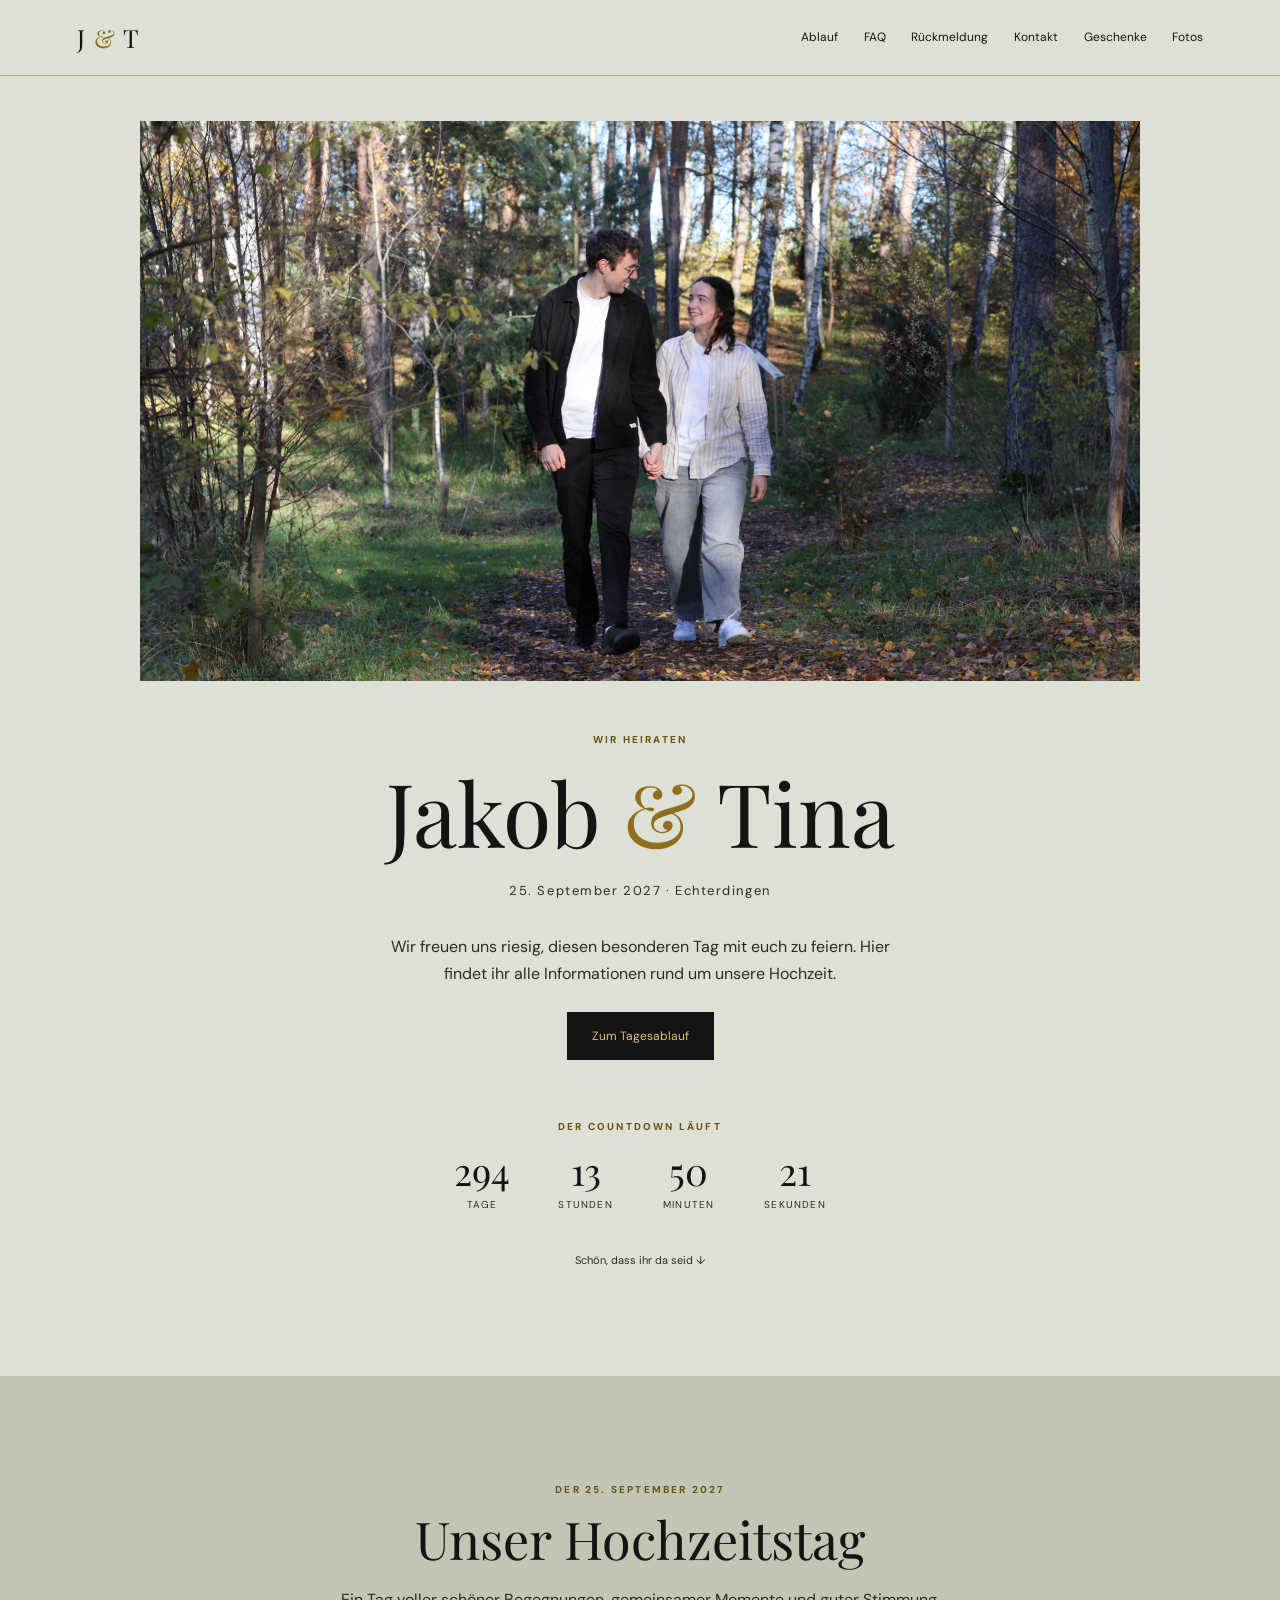
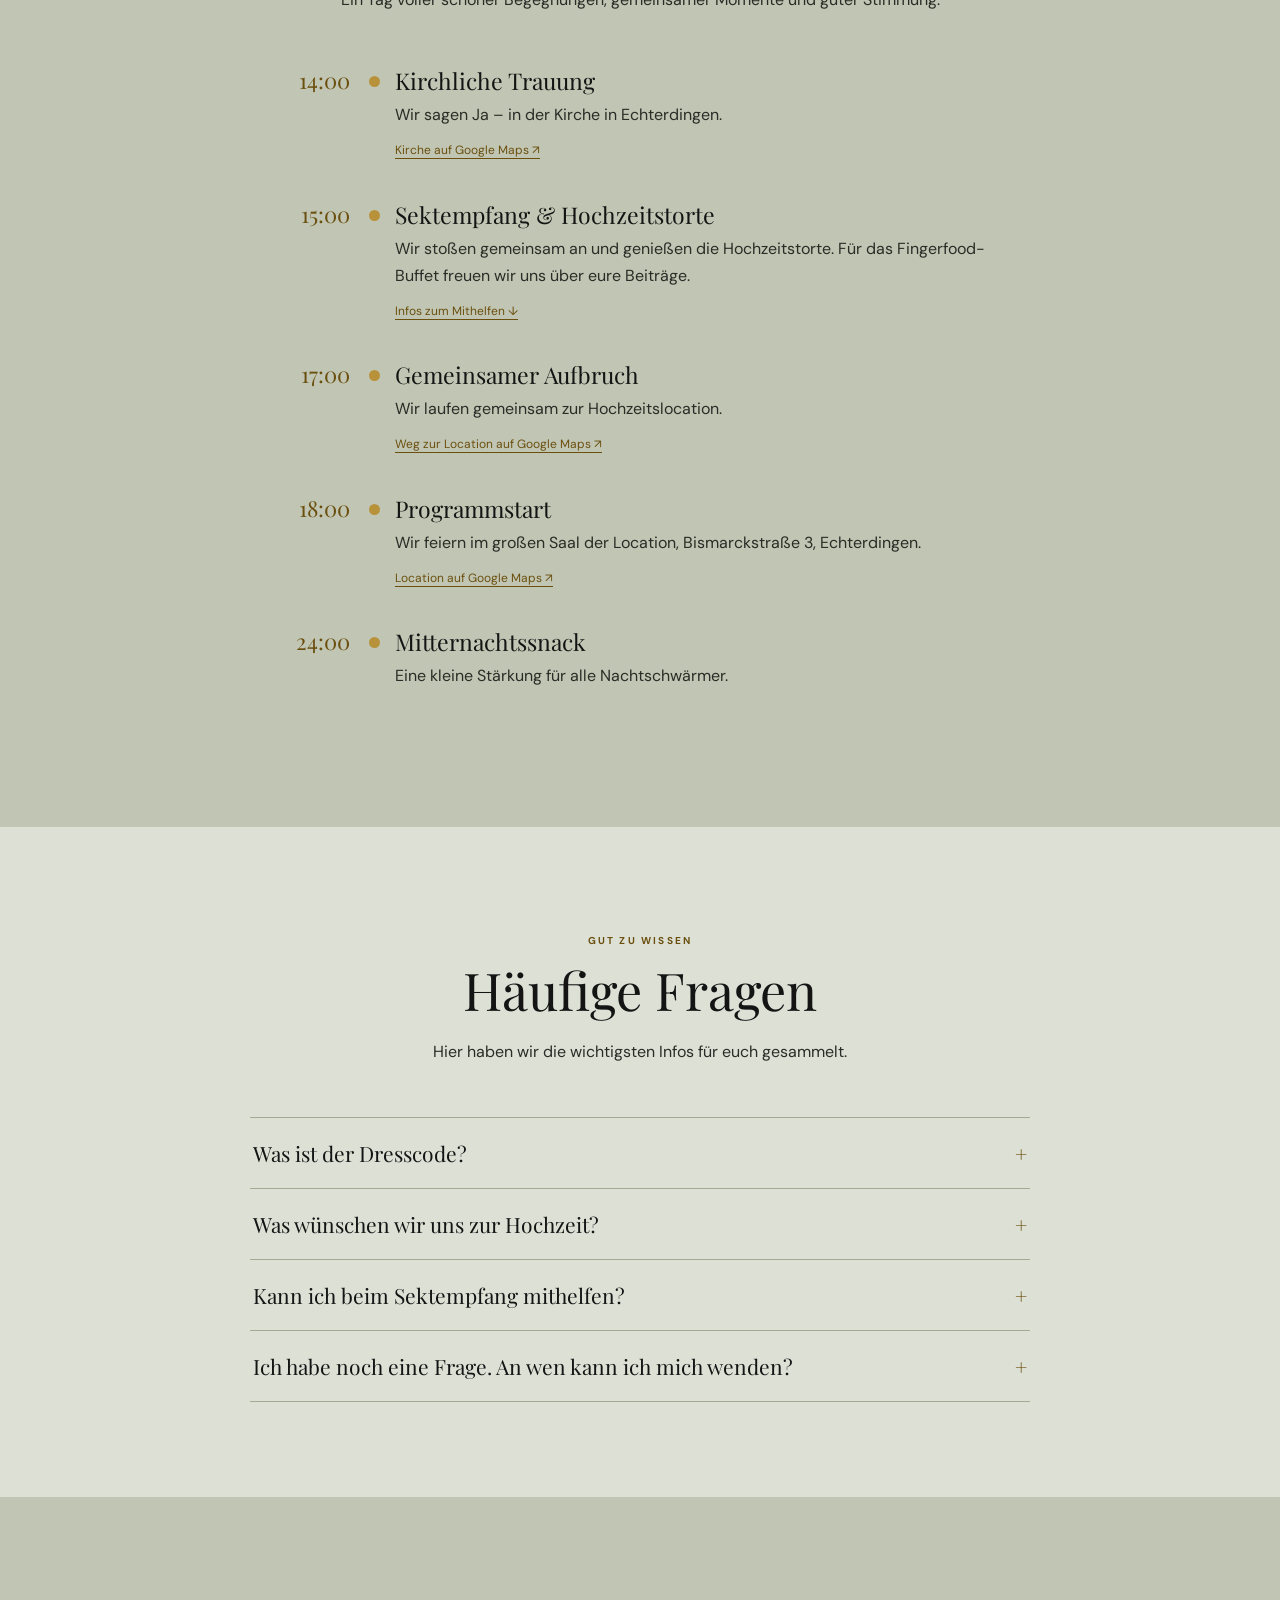
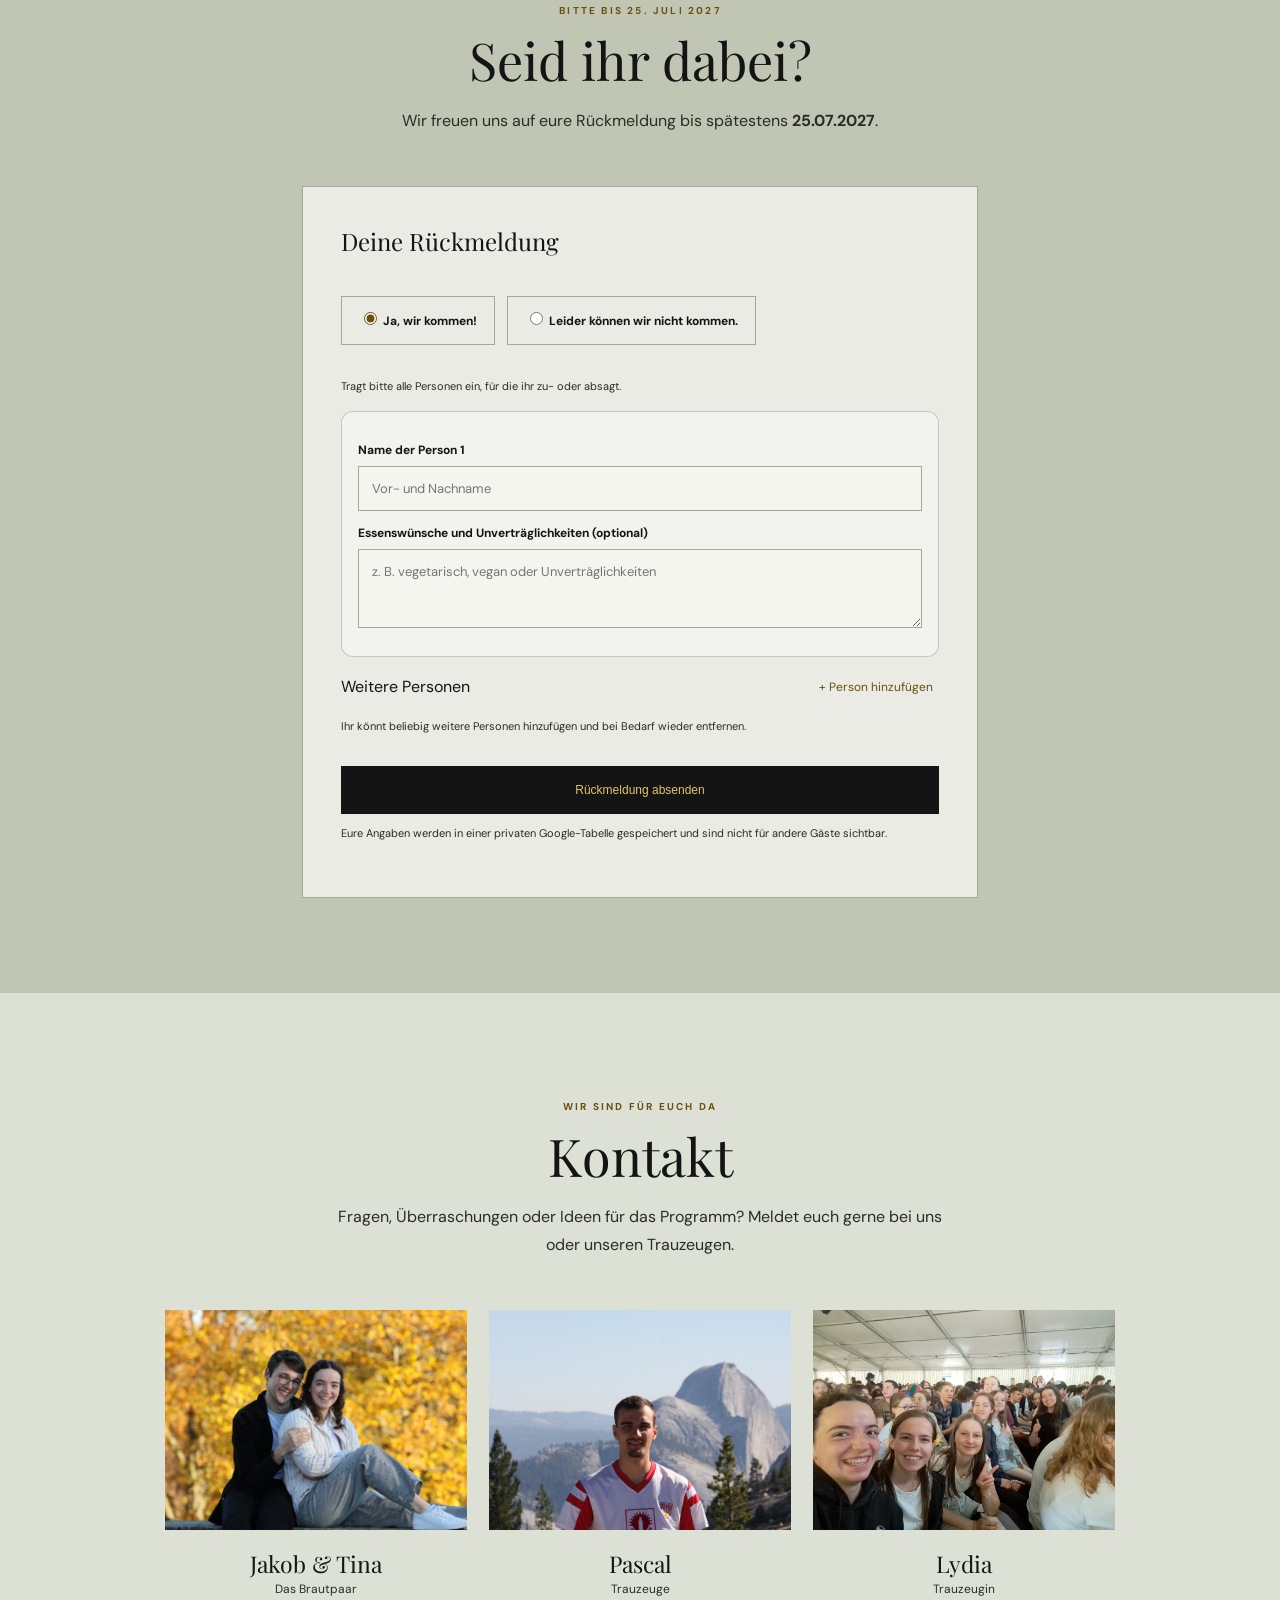
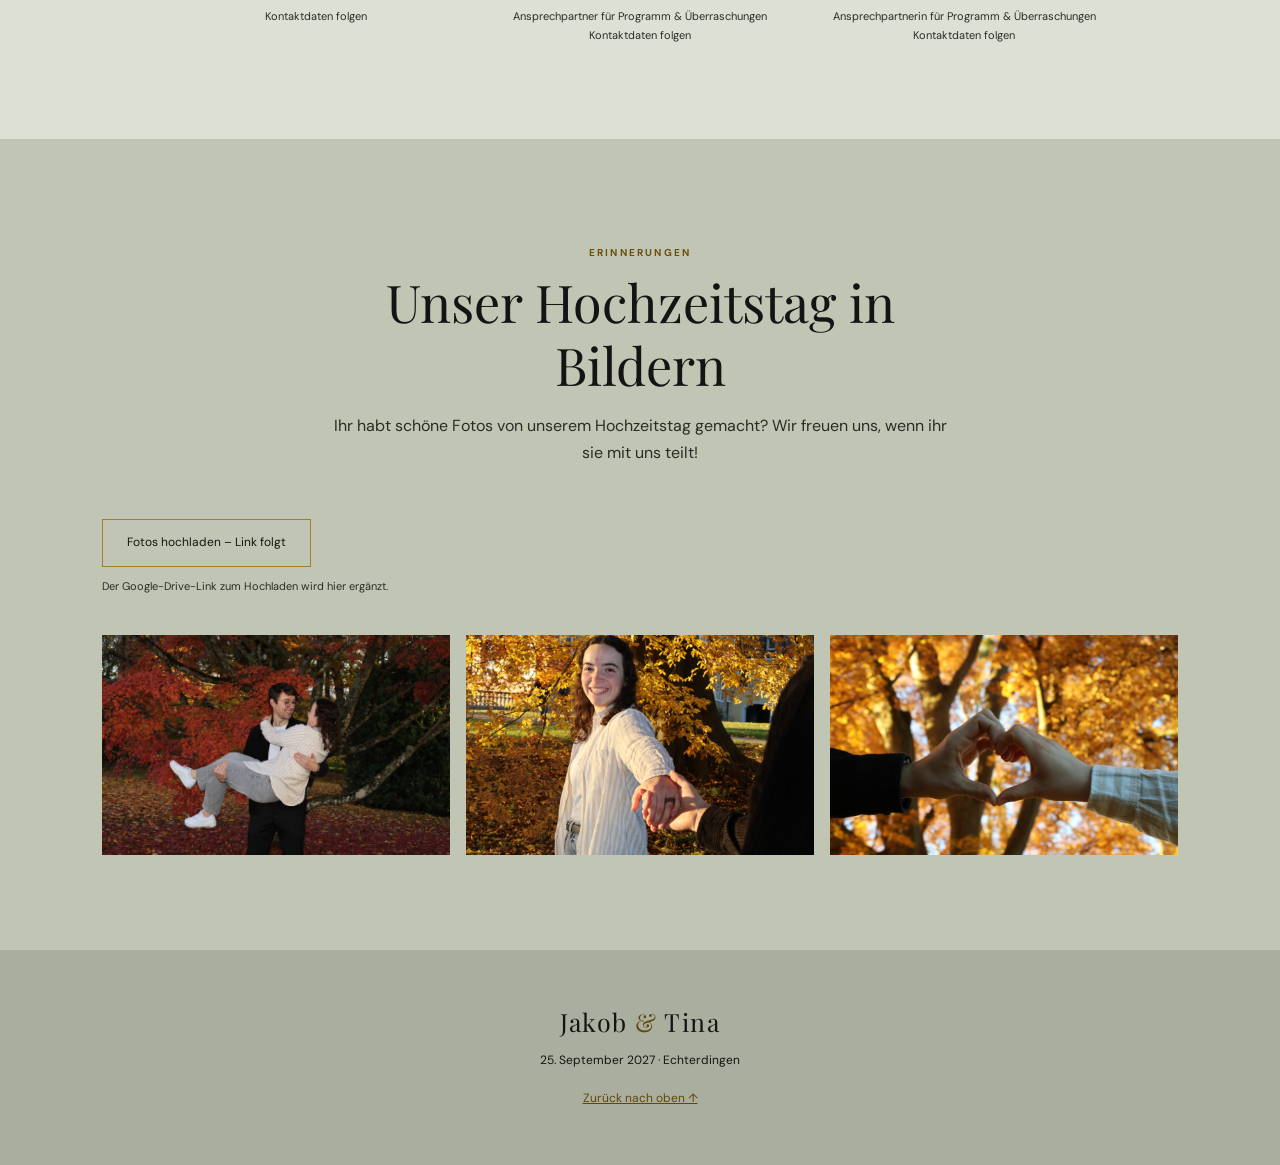
<file: index.html>
<!doctype html>
<html lang="de">
<head>
<meta charset="utf-8">
<meta name="viewport" content="width=device-width,initial-scale=1">
<meta name="theme-color" content="#dce0d5">
<meta name="description" content="Die Hochzeit von Jakob und Tina am 25. September 2027">
<title>Jakob & Tina – 25.09.2027</title>
<link rel="preconnect" href="https://fonts.googleapis.com">
<link rel="preconnect" href="https://fonts.gstatic.com" crossorigin>
<link href="https://fonts.googleapis.com/css2?family=DM+Sans:wght@400;500;600;700&family=Playfair+Display:wght@400;500;600&display=swap" rel="stylesheet">
<link rel="stylesheet" href="style.css">

<style>
#rsvp .attendee-entry {
  border: 1px solid rgba(20,20,20,.2);
  border-radius: 12px;
  padding: 1rem;
  margin: 1rem 0;
  background: rgba(255,255,255,.42);
}
#rsvp .attendee-entry label {
  display: block;
  margin: .75rem 0;
}
#rsvp .attendee-entry input,
#rsvp .attendee-entry textarea {
  display: block;
  width: 100%;
  box-sizing: border-box;
  margin-top: .35rem;
}
#rsvp .guest-heading {
  display: flex;
  align-items: center;
  justify-content: space-between;
  gap: 1rem;
  margin: 1rem 0;
}
#rsvp .guest-heading button {
  cursor: pointer;
}
#rsvp .hp-field {
  position: absolute;
  left: -10000px;
  width: 1px;
  height: 1px;
  overflow: hidden;
}

/* Fotos */
img.hero-image { display: block; object-fit: cover; width: min(1000px, 100%); height: clamp(240px, 48vw, 560px); }
img.portrait { display: block; width: 100%; object-fit: cover; object-position: center 30%; }
.gallery img { display: block; width: 100%; height: 220px; object-fit: cover; }
@media (max-width: 760px) { .gallery img { height: 120px; } }

/* Geschenkeliste (in der FAQ) */
.faqs .gift-grid { max-width: 1000px; margin: 22px auto 0; display: grid; grid-template-columns: repeat(auto-fill, minmax(250px, 1fr)); gap: 22px; }
.gift-card { background: #e9ebe4; border: 1px solid #a3aa94; display: flex; flex-direction: column; }
.gift-card.taken { opacity: .6; }
.gift-card.mine { opacity: 1; border-color: #b8923a; }
.gift-card .gift-img { display: block; width: 100%; aspect-ratio: 4 / 3; object-fit: cover; background: #d0d4c6; }
.gift-card .gift-placeholder { aspect-ratio: 4 / 3; border: 0; border-bottom: 1px solid #aab19b; }
.gift-body { padding: 18px 20px 20px; display: flex; flex-direction: column; gap: 6px; flex: 1; }
.gift-body h3 { font: 400 22px "Playfair Display", serif; margin: 0; }
.gift-body p { margin: 0; color: #2b2b27; font-size: 13px; }
.gift-body .gift-price { font-size: 12px; letter-spacing: .06em; color: #6b4f0f; font-weight: 700; }
.gift-actions { margin-top: auto; padding-top: 14px; display: flex; flex-direction: column; gap: 8px; }
.gift-actions .button { width: 100%; min-height: 42px; }
.gift-actions .button:disabled { opacity: .6; cursor: not-allowed; }
.gift-code { background: #dce0d5; padding: 10px 12px; font-size: 12px; color: #141414; }
.gift-code strong { display: block; font-size: 20px; letter-spacing: .16em; }
#gift-status { margin: 22px 0 0; text-align: center; color: #141414; font-size: 14px; }
.gift-release { max-width: 480px; margin: 30px auto 0; border-top: 1px solid #a3aa94; padding-top: 18px; }
.gift-release .gift-release-title { margin: 0; font-size: 13px; font-weight: 700; color: #141414; }
.gift-release-row { display: flex; gap: 8px; margin-top: 14px; }
.gift-release-row input { flex: 1; min-width: 0; padding: 12px; border: 1px solid #a3aa94; background: #f3f5ee; font: 13px "DM Sans", sans-serif; text-transform: uppercase; letter-spacing: .1em; }
.gift-release-row .button { min-height: 44px; }

#rsvp [hidden] { display: none !important; }
#rsvp button:disabled {
  opacity: .65;
  cursor: wait;
}
</style>
</head>

<body>

<header class="header">
  <a class="logo" href="#start">J <i>&</i> T</a>
  <button class="menu" aria-label="Menü öffnen">☰</button>
  <nav>
    <a href="#ablauf">Ablauf</a>
    <a href="#faq">FAQ</a>
    <a href="#rueckmeldung">Rückmeldung</a>
    <a href="#kontakt">Kontakt</a>
    <a href="#faq-geschenke" class="open-faq">Geschenke</a>
    <a href="#fotos">Fotos</a>
  </nav>
</header>

<main>

<section class="hero section" id="start">
  <img class="hero-image" src="Bilder/01_Titelbild.JPG" alt="Jakob und Tina" fetchpriority="high">

  <p class="eyebrow">WIR HEIRATEN</p>
  <h1>Jakob <i>&</i> Tina</h1>
  <p class="date">25. September 2027 · Echterdingen</p>
  <p class="intro">
    Wir freuen uns riesig, diesen besonderen Tag mit euch zu feiern.
    Hier findet ihr alle Informationen rund um unsere Hochzeit.
  </p>

  <a class="button dark" href="#ablauf">Zum Tagesablauf</a>

  <div class="countdown-wrap">
    <p class="eyebrow">DER COUNTDOWN LÄUFT</p>
    <div class="countdown">
      <div><strong id="days">—</strong><small>Tage</small></div>
      <div><strong id="hours">—</strong><small>Stunden</small></div>
      <div><strong id="minutes">—</strong><small>Minuten</small></div>
      <div><strong id="seconds">—</strong><small>Sekunden</small></div>
    </div>
  </div>

  <p class="scroll">Schön, dass ihr da seid ↓</p>
</section>

<section class="section tint" id="ablauf">
  <div class="heading">
    <p class="eyebrow">DER 25. SEPTEMBER 2027</p>
    <h2>Unser Hochzeitstag</h2>
    <p>Ein Tag voller schöner Begegnungen, gemeinsamer Momente und guter Stimmung.</p>
  </div>

  <div class="timeline">
    <article>
      <time>14:00</time>
      <div>
        <h3>Kirchliche Trauung</h3>
        <p>Wir sagen Ja – in der Kirche in Echterdingen.</p>
        <a href="https://maps.app.goo.gl/VLvdL9RYa2nHUecA8" target="_blank" rel="noopener">Kirche auf Google Maps ↗</a>
      </div>
    </article>

    <article>
      <time>15:00</time>
      <div>
        <h3>Sektempfang & Hochzeitstorte</h3>
        <p>Wir stoßen gemeinsam an und genießen die Hochzeitstorte. Für das Fingerfood-Buffet freuen wir uns über eure Beiträge.</p>
        <a href="#faq-sektempfang" class="open-fingerfood-faq">Infos zum Mithelfen ↓</a>
      </div>
    </article>

    <article>
      <time>17:00</time>
      <div>
        <h3>Gemeinsamer Aufbruch</h3>
        <p>Wir laufen gemeinsam zur Hochzeitslocation.</p>
        <a href="https://maps.app.goo.gl/jkcqsG2SmhdjmjxV8" target="_blank" rel="noopener">Weg zur Location auf Google Maps ↗</a>
      </div>
    </article>

    <article>
      <time>18:00</time>
      <div>
        <h3>Programmstart</h3>
        <p>Wir feiern im großen Saal der Location, Bismarckstraße 3, Echterdingen.</p>
        <a href="https://maps.app.goo.gl/jkcqsG2SmhdjmjxV8" target="_blank" rel="noopener">Location auf Google Maps ↗</a>
      </div>
    </article>

    <article>
      <time>24:00</time>
      <div>
        <h3>Mitternachtssnack</h3>
        <p>Eine kleine Stärkung für alle Nachtschwärmer.</p>
      </div>
    </article>
  </div>
</section>

<section class="section" id="faq">
  <div class="heading">
    <p class="eyebrow">GUT ZU WISSEN</p>
    <h2>Häufige Fragen</h2>
    <p>Hier haben wir die wichtigsten Infos für euch gesammelt.</p>
  </div>

  <div class="faqs">
    <details>
      <summary>Was ist der Dresscode?</summary>
      <p>Kommt wie ihr wollt, aber schön. Wir möchten, dass ihr euch wohlfühlt!</p>
    </details>

    <details id="faq-geschenke">
      <summary>Was wünschen wir uns zur Hochzeit?</summary>
      <p>
        Wir freuen uns vor allem, wenn ihr dabei seid! Falls ihr uns trotzdem eine Freude
        machen möchtet, haben wir hier ein paar Wünsche für unseren gemeinsamen Haushalt
        gesammelt. Reserviert euch einen Wunsch, damit er nicht doppelt geschenkt wird.
      </p>

      <div id="gift-list" class="gift-grid" aria-live="polite">
        <p class="hint">Wunschliste wird geladen …</p>
      </div>
      <p id="gift-status" role="status" aria-live="polite"></p>

      <div class="gift-release">
        <p class="gift-release-title">Reservierung mit Freigabecode aufheben</p>
        <p class="hint">
          Die Reservierung ist anonym – wir sehen nicht, wer was ausgewählt hat. Den Code erhaltet ihr
          beim Reservieren. Auf demselben Gerät findet ihr die Freigabe auch direkt beim Wunsch.
        </p>
        <div class="gift-release-row">
          <input type="text" id="release-code" maxlength="12" placeholder="Freigabecode" autocomplete="off" aria-label="Freigabecode">
          <button type="button" id="release-btn" class="button outline">Freigeben</button>
        </div>
      </div>
    </details>

    <details id="faq-sektempfang">
      <summary>Kann ich beim Sektempfang mithelfen?</summary>
      <p>Sehr gerne! Für unser Fingerfood-Buffet nach der Kirche könnt ihr eure Beiträge hier eintragen:</p>
      <a class="button outline placeholder-link" href="#">Link zur Fingerfood-Liste folgt</a>
      <small>Der Google-Docs- oder Doodle-Link wird ergänzt, sobald er erstellt ist.</small>
    </details>

    <details>
      <summary>Ich habe noch eine Frage. An wen kann ich mich wenden?</summary>
      <p>
        Schaut gerne im <a href="#kontakt">Kontaktbereich</a> vorbei.
        Dort findet ihr unsere Kontaktdaten und die unserer Trauzeugen Pascal und Lydia.
      </p>
    </details>
  </div>
</section>

<section class="section tint" id="rueckmeldung">
  <div class="heading">
    <p class="eyebrow">BITTE BIS 25. JULI 2027</p>
    <h2>Seid ihr dabei?</h2>
    <p>Wir freuen uns auf eure Rückmeldung bis spätestens <strong>25.07.2027</strong>.</p>
  </div>

  <form id="rsvp" class="rsvp-form">
    <fieldset>
      <legend>Deine Rückmeldung</legend>

      <div class="choices">
        <label>
          <input type="radio" name="attendance" value="yes" checked>
          Ja, wir kommen!
        </label>
        <label>
          <input type="radio" name="attendance" value="no">
          Leider können wir nicht kommen.
        </label>
      </div>

      <div id="people-fields">
        <p class="hint">
          Tragt bitte alle Personen ein, für die ihr zu- oder absagt.
        </p>

        <div id="attendees">
          <article class="attendee-entry">
            <label>
              <span class="name-label-text">Name der Person 1</span>
              <input
                class="attendee-name"
                type="text"
                required
                maxlength="100"
                placeholder="Vor- und Nachname">
            </label>

            <label class="food-field">
              Essenswünsche und Unverträglichkeiten (optional)
              <textarea
                class="attendee-food-allergies"
                rows="3"
                maxlength="1000"
                placeholder="z. B. vegetarisch, vegan oder Unverträglichkeiten"></textarea>
            </label>
          </article>
        </div>

        <div class="guest-heading">
          <span>Weitere Personen</span>
          <button type="button" id="add-guest">+ Person hinzufügen</button>
        </div>

        <p class="hint">
          Ihr könnt beliebig weitere Personen hinzufügen und bei Bedarf wieder entfernen.
        </p>
      </div>

      <div id="message-field" hidden>
        <label for="message">Eine kurze Nachricht an uns (optional)</label>
        <textarea
          id="message"
          rows="4"
          maxlength="1000"
          placeholder="Eine kurze Nachricht an Jakob und Tina …"></textarea>
      </div>

      <div class="hp-field" aria-hidden="true">
        <label>
          Nicht ausfüllen
          <input type="text" id="website" tabindex="-1" autocomplete="off">
        </label>
      </div>

      <button class="button dark submit" type="submit">Rückmeldung absenden</button>

      <p class="hint">
        Eure Angaben werden in einer privaten Google-Tabelle gespeichert
        und sind nicht für andere Gäste sichtbar.
      </p>
      <p id="result" role="status" aria-live="polite"></p>
    </fieldset>
  </form>
</section>

<section class="section" id="kontakt">
  <div class="heading">
    <p class="eyebrow">WIR SIND FÜR EUCH DA</p>
    <h2>Kontakt</h2>
    <p>Fragen, Überraschungen oder Ideen für das Programm? Meldet euch gerne bei uns oder unseren Trauzeugen.</p>
  </div>

  <div class="contacts">
    <article>
      <img class="portrait" src="Bilder/02_JakobundTina.JPG" alt="Jakob und Tina" loading="lazy">
      <h3>Jakob & Tina</h3>
      <p>Das Brautpaar</p>
      <small>Kontaktdaten folgen</small>
    </article>

    <article>
      <img class="portrait" src="Bilder/02_Pascal.JPG" alt="Pascal" loading="lazy">
      <h3>Pascal</h3>
      <p>Trauzeuge</p>
      <small>Ansprechpartner für Programm & Überraschungen<br>Kontaktdaten folgen</small>
    </article>

    <article>
      <img class="portrait" src="Bilder/02_Lydia.JPG" alt="Lydia" loading="lazy">
      <h3>Lydia</h3>
      <p>Trauzeugin</p>
      <small>Ansprechpartnerin für Programm & Überraschungen<br>Kontaktdaten folgen</small>
    </article>
  </div>
</section>

<section class="section tint" id="fotos">
  <div class="heading">
    <p class="eyebrow">ERINNERUNGEN</p>
    <h2>Unser Hochzeitstag in Bildern</h2>
    <p>Ihr habt schöne Fotos von unserem Hochzeitstag gemacht? Wir freuen uns, wenn ihr sie mit uns teilt!</p>
  </div>

  <a class="button outline placeholder-link" href="#">Fotos hochladen – Link folgt</a>
  <p class="hint">Der Google-Drive-Link zum Hochladen wird hier ergänzt.</p>

  <div class="gallery">
    <img src="Bilder/03_1.JPG" alt="Foto 1" loading="lazy">
    <img src="Bilder/03_2.JPG" alt="Foto 2" loading="lazy">
    <img src="Bilder/03_3.JPG" alt="Foto 3" loading="lazy">
  </div>
</section>

</main>

<footer>
  <div>Jakob <i>&</i> Tina</div>
  <p>25. September 2027 · Echterdingen</p>
  <a href="#start">Zurück nach oben ↑</a>
</footer>

<script>
(() => {
  const RSVP_ENDPOINT = "https://script.google.com/macros/s/AKfycbz8vqfJoZh-reSe8XJD2ik7zo6Gv5LeIMZGwAuS5fkyKfub-98JyNloF5AKuw3REirVfw/exec";

  // Navigation
  const menuButton = document.querySelector(".menu");
  const nav = document.querySelector(".header nav");

  if (menuButton && nav) {
    menuButton.addEventListener("click", () => nav.classList.toggle("open"));
  }

  if (nav) {
    nav.querySelectorAll("a").forEach(a => {
      a.addEventListener("click", () => nav.classList.remove("open"));
    });
  }

  // FAQ-Eintrag öffnen und dorthin scrollen (Fingerfood, Geschenke)
  function openFaq(event) {
    event.preventDefault();

    const id = (event.currentTarget.getAttribute("href") || "").slice(1);
    const faq = document.getElementById(id);
    if (!faq) return;

    faq.open = true;

    setTimeout(() => {
      faq.scrollIntoView({
        behavior: "smooth",
        block: id === "faq-geschenke" ? "start" : "center"
      });
    }, 100);
  }

  document.querySelectorAll(".open-fingerfood-faq, .open-faq").forEach(link => {
    link.addEventListener("click", openFaq);
  });

  // Countdown
  function updateCountdown() {
    const target = new Date("2027-09-25T14:00:00+02:00").getTime();
    const distance = Math.max(0, target - Date.now());

    const units = {
      days: Math.floor(distance / 86400000),
      hours: Math.floor(distance % 86400000 / 3600000),
      minutes: Math.floor(distance % 3600000 / 60000),
      seconds: Math.floor(distance % 60000 / 1000)
    };

    Object.entries(units).forEach(([id, value]) => {
      const el = document.getElementById(id);
      if (el) el.textContent = String(value).padStart(2, "0");
    });
  }

  updateCountdown();
  setInterval(updateCountdown, 1000);

  // Geschenkeliste
  const giftList = document.getElementById("gift-list");
  if (giftList) {
    const giftStatus = document.getElementById("gift-status");
    const STORE_KEY = "giftCodes";

    const loadCodes = () => {
      try { return JSON.parse(localStorage.getItem(STORE_KEY)) || {}; } catch (e) { return {}; }
    };

    const saveCodes = codes => {
      try { localStorage.setItem(STORE_KEY, JSON.stringify(codes)); } catch (e) { /* ignorieren */ }
    };

    const safeUrl = (value, allowRelative) => {
      const u = String(value || "").trim();
      if (!u) return "";
      if (/^https?:\/\//i.test(u)) return u;
      if (allowRelative && /^[\w\-./%]+$/.test(u) && !u.startsWith("/")) return u;
      return "";
    };

    const el = (tag, className, text) => {
      const node = document.createElement(tag);
      if (className) node.className = className;
      if (text) node.textContent = text;
      return node;
    };

    async function giftApi(body) {
      const response = await fetch(RSVP_ENDPOINT, { method: "POST", body: JSON.stringify(body) });
      const data = await response.json();
      if (!data.ok) throw new Error(data.error || "Unbekannter Fehler");
      return data;
    }

    async function reserveGift(gift, button) {
      if (!confirm("„" + gift.name + "“ für euch reservieren?")) return;
      button.disabled = true;
      giftStatus.textContent = "";

      try {
        const data = await giftApi({ action: "reserveGift", id: gift.id });
        const codes = loadCodes();
        codes[gift.id] = data.code;
        saveCodes(codes);

        giftStatus.textContent =
          "Reserviert! Euer Freigabecode: " + data.code +
          " – bitte notieren, falls ihr die Reservierung später aufheben möchtet.";
      } catch (error) {
        giftStatus.textContent = error.message;
      }

      await loadGifts();
    }

    async function releaseGift(code, button) {
      if (button) button.disabled = true;
      giftStatus.textContent = "";

      try {
        await giftApi({ action: "releaseGift", code });
        const codes = loadCodes();
        Object.keys(codes).forEach(id => {
          if (codes[id] === code) delete codes[id];
        });
        saveCodes(codes);
        giftStatus.textContent = "Die Reservierung wurde aufgehoben.";
      } catch (error) {
        giftStatus.textContent = error.message;
      }

      await loadGifts();
    }

    function renderGifts(gifts) {
      giftList.replaceChildren();
      const codes = loadCodes();

      if (!gifts.length) {
        giftList.append(el("p", "hint", "Die Wunschliste wird bald ergänzt."));
        return;
      }

      gifts.forEach(gift => {
        const myCode = gift.taken ? codes[gift.id] : null;
        if (!gift.taken && codes[gift.id]) delete codes[gift.id];

        const card = el("article", "gift-card" + (gift.taken ? (myCode ? " mine" : " taken") : ""));

        const imageUrl = safeUrl(gift.image, true);
        if (imageUrl) {
          const img = el("img", "gift-img");
          img.src = imageUrl;
          img.alt = gift.name;
          img.loading = "lazy";
          card.append(img);
        } else {
          const ph = el("div", "placeholder gift-placeholder");
          ph.append(el("b", "", "♡"));
          card.append(ph);
        }

        const body = el("div", "gift-body");
        body.append(el("h3", "", gift.name));

        if (gift.description) body.append(el("p", "", gift.description));
        if (gift.price) body.append(el("p", "gift-price", gift.price));

        const actions = el("div", "gift-actions");
        const linkUrl = safeUrl(gift.link, false);

        if (!gift.taken) {
          if (linkUrl) {
            const a = el("a", "button outline", "Ansehen ↗");
            a.href = linkUrl;
            a.target = "_blank";
            a.rel = "noopener";
            actions.append(a);
          }

          const btn = el("button", "button dark", "Reservieren");
          btn.type = "button";
          btn.addEventListener("click", () => reserveGift(gift, btn));
          actions.append(btn);

        } else if (myCode) {
          const box = el("div", "gift-code", "Reservierung erfolgreich. Freigabecode:");
          box.append(el("strong", "", myCode));
          actions.append(box);

          const btn = el("button", "button outline", "Reservierung aufheben");
          btn.type = "button";
          btn.addEventListener("click", () => releaseGift(myCode, btn));
          actions.append(btn);

        } else {
          const btn = el("button", "button outline", "Bereits reserviert");
          btn.type = "button";
          btn.disabled = true;
          actions.append(btn);
        }

        body.append(actions);
        card.append(body);
        giftList.append(card);
      });

      saveCodes(codes);
    }

    async function loadGifts() {
      try {
        const response = await fetch(RSVP_ENDPOINT + "?action=gifts");
        const data = await response.json();
        if (!data.ok) throw new Error(data.error || "Unbekannter Fehler");
        renderGifts(data.gifts);
      } catch (error) {
        console.error(error);
        giftList.replaceChildren(
          el("p", "hint", "Die Wunschliste konnte leider nicht geladen werden. Bitte versucht es später erneut.")
        );
      }
    }

    document.getElementById("release-btn").addEventListener("click", () => {
      const input = document.getElementById("release-code");
      const code = input.value.trim().toUpperCase();

      if (!code) {
        giftStatus.textContent = "Bitte gebt euren Freigabecode ein.";
        return;
      }

      releaseGift(code, null).then(() => {
        input.value = "";
      });
    });

    loadGifts();
  }

  // RSVP-Formular
  const form = document.getElementById("rsvp");
  if (!form) return;

  const attendees = document.getElementById("attendees");
  const addButton = document.getElementById("add-guest");
  const result = document.getElementById("result");
  const messageField = document.getElementById("message-field");

  function isAttending() {
    return form.querySelector('input[name="attendance"]:checked').value === "yes";
  }

  // Zusage: Essenswünsche sichtbar | Absage: Nachrichtenfeld sichtbar
  function updateAttendanceFields() {
    const attending = isAttending();

    attendees.querySelectorAll(".food-field").forEach(el => {
      el.hidden = !attending;
    });

    messageField.hidden = attending;

    attendees.querySelectorAll(".attendee-name").forEach(el => {
      el.required = true;
    });
  }

  // Nummerierung nach Hinzufügen/Entfernen neu setzen
  function renumberAttendees() {
    attendees.querySelectorAll(".attendee-entry").forEach((entry, i) => {
      const n = i + 1;
      const title = entry.querySelector(".attendee-title");

      if (title) title.textContent = "Person " + n;

      entry.querySelector(".name-label-text").textContent = "Name der Person " + n;
    });
  }

  form.querySelectorAll('input[name="attendance"]').forEach(r => {
    r.addEventListener("change", updateAttendanceFields);
  });

  updateAttendanceFields();

  // Weitere Personen hinzufügen
  addButton.addEventListener("click", () => {
    const card = document.createElement("article");
    card.className = "attendee-entry";

    card.innerHTML = `
      <div class="guest-heading">
        <strong class="attendee-title"></strong>
        <button type="button" class="remove-guest" aria-label="Person entfernen">Entfernen</button>
      </div>

      <label>
        <span class="name-label-text"></span>
        <input
          class="attendee-name"
          type="text"
          required
          maxlength="100"
          placeholder="Vor- und Nachname">
      </label>

      <label class="food-field">
        Essenswünsche und Unverträglichkeiten (optional)
        <textarea
          class="attendee-food-allergies"
          rows="3"
          maxlength="1000"
          placeholder="z. B. vegetarisch, vegan oder Unverträglichkeiten"></textarea>
      </label>
    `;

    card.querySelector(".remove-guest").addEventListener("click", () => {
      card.remove();
      renumberAttendees();
    });

    attendees.appendChild(card);
    renumberAttendees();
    updateAttendanceFields();
    card.querySelector("input").focus();
  });

  // Formular absenden
  form.addEventListener("submit", async event => {
    event.preventDefault();
    result.textContent = "";

    const honeypot = document.getElementById("website").value;
    if (honeypot) return;

    const attending = isAttending();

    const payload = {
      attendance: attending ? "yes" : "no",

      message: attending ? "" : document.getElementById("message").value.trim(),

      attendees: [...attendees.querySelectorAll(".attendee-entry")]
        .map(entry => ({
          name: entry.querySelector(".attendee-name").value.trim(),
          foodAndAllergies: attending
            ? entry.querySelector(".attendee-food-allergies").value.trim()
            : ""
        }))
        .filter(person => person.name),

      submittedAt: new Date().toISOString(),
      website: honeypot
    };

    if (payload.attendees.length === 0) {
      result.textContent = "Bitte tragt mindestens eine Person mit Namen ein.";
      attendees.querySelector(".attendee-name")?.focus();
      return;
    }

    const submitButton = form.querySelector('button[type="submit"]');
    submitButton.disabled = true;
    submitButton.textContent = "Wird gesendet …";

    const controller = new AbortController();
    const timeout = setTimeout(() => controller.abort(), 20000);

    try {
      const response = await fetch(RSVP_ENDPOINT, {
        method: "POST",
        body: JSON.stringify(payload),
        signal: controller.signal
      });

      const data = await response.json();

      if (!data.ok) {
        throw new Error(data.error || "Unbekannter Fehler");
      }

      if (attending) {
        result.replaceChildren();

        result.append(document.createTextNode(
          "Vielen Dank! Eure Zusage ist angekommen – wir freuen uns auf euch!"
        ));

        result.append(document.createElement("br"));
        result.append(document.createElement("br"));

        const link = document.createElement("a");
        link.href = "#faq-sektempfang";
        link.className = "rsvp-faq-link open-fingerfood-faq";
        link.textContent = "Über Beiträge zum Fingerfood freuen wir uns!";
        link.addEventListener("click", openFaq);

        result.append(link);

      } else {
        result.textContent =
          "Vielen Dank für eure Rückmeldung. Schade, dass ihr nicht dabei sein könnt!";
      }

      // Formular zurücksetzen: nur Person 1 behalten
      [...attendees.querySelectorAll(".attendee-entry")]
        .slice(1)
        .forEach(c => c.remove());

      form.reset();
      renumberAttendees();
      updateAttendanceFields();

      // Nur bei einer Absage zur Rückmeldung scrollen.
      // Bei einer Zusage bleibt die aktuelle Scrollposition erhalten.
      if (!attending) {
        result.scrollIntoView({ behavior: "smooth", block: "center" });
      }

    } catch (error) {
      console.error(error);

      result.textContent =
        "Das Senden hat leider nicht funktioniert. Bitte versucht es später erneut oder meldet euch direkt bei Jakob und Tina.";

    } finally {
      clearTimeout(timeout);
      submitButton.disabled = false;
      submitButton.textContent = "Rückmeldung absenden";
    }
  });
})();
</script>

</body>
</html>
</file>
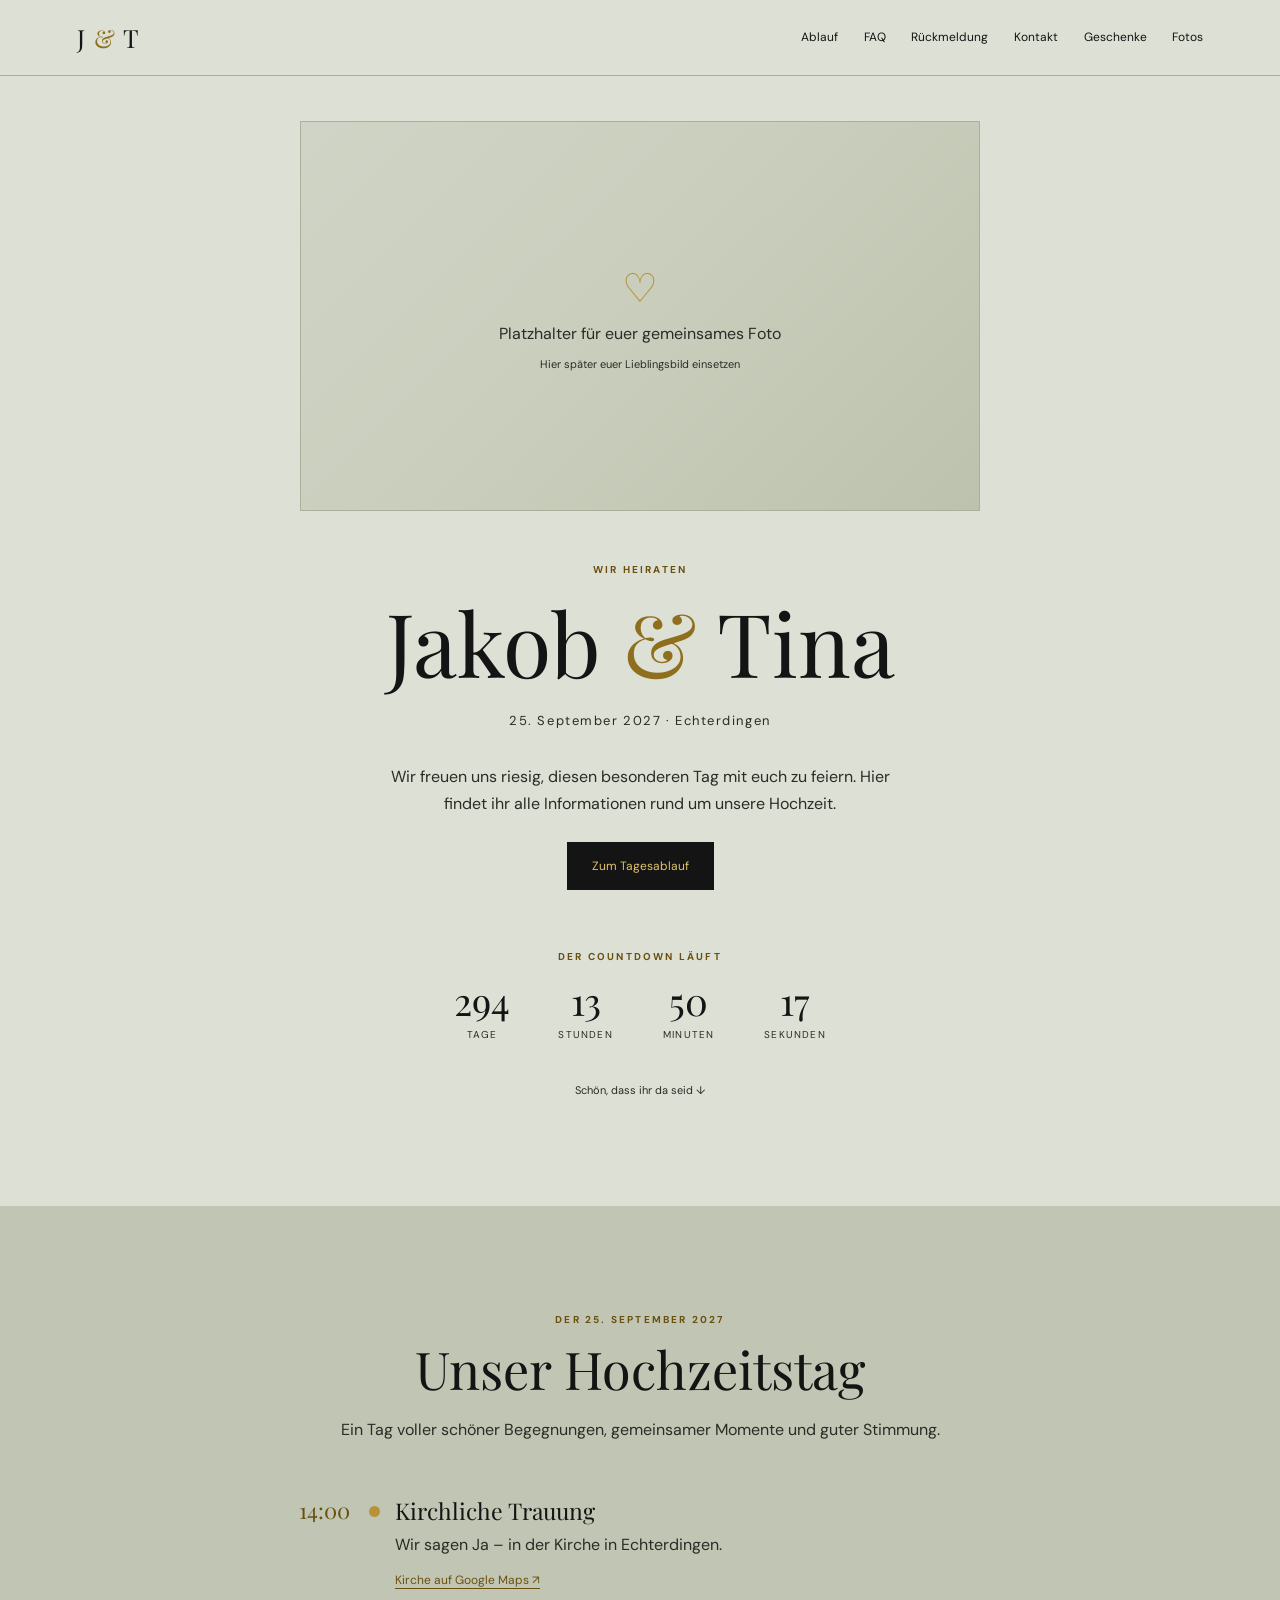
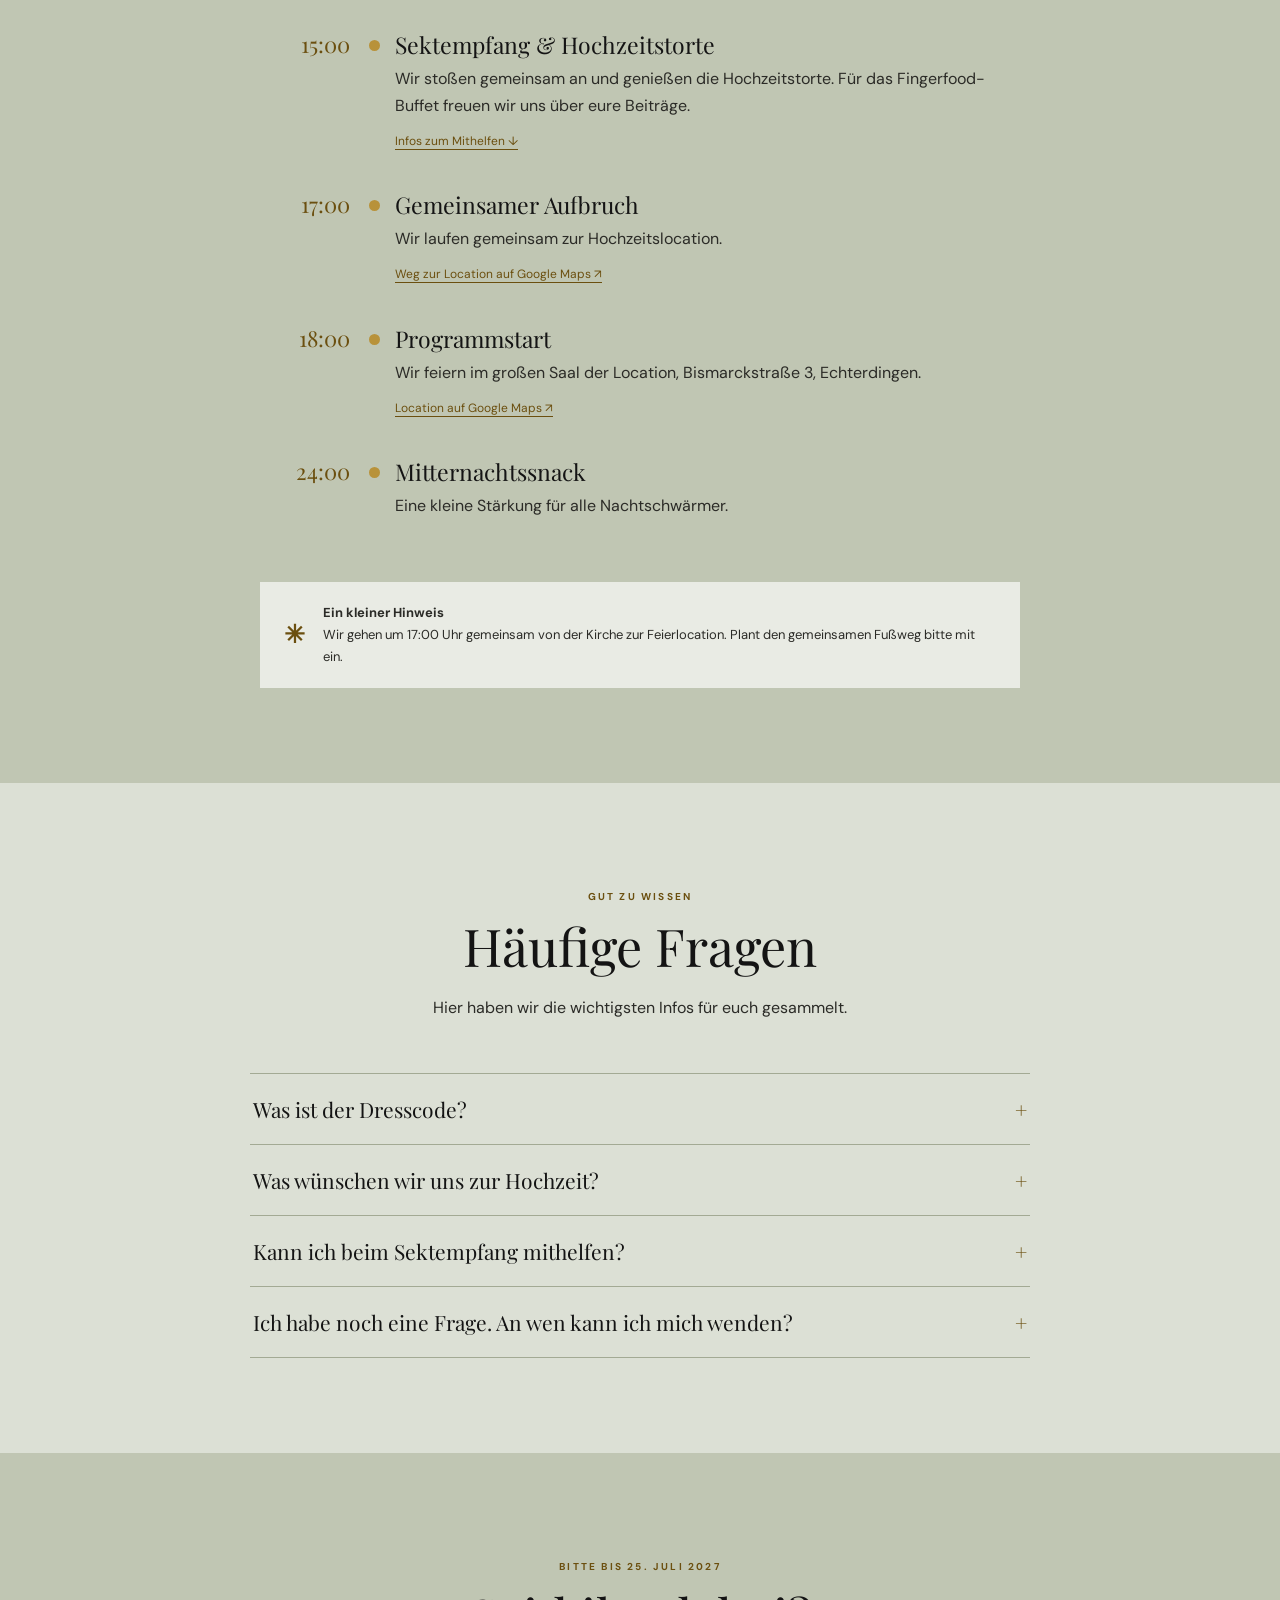
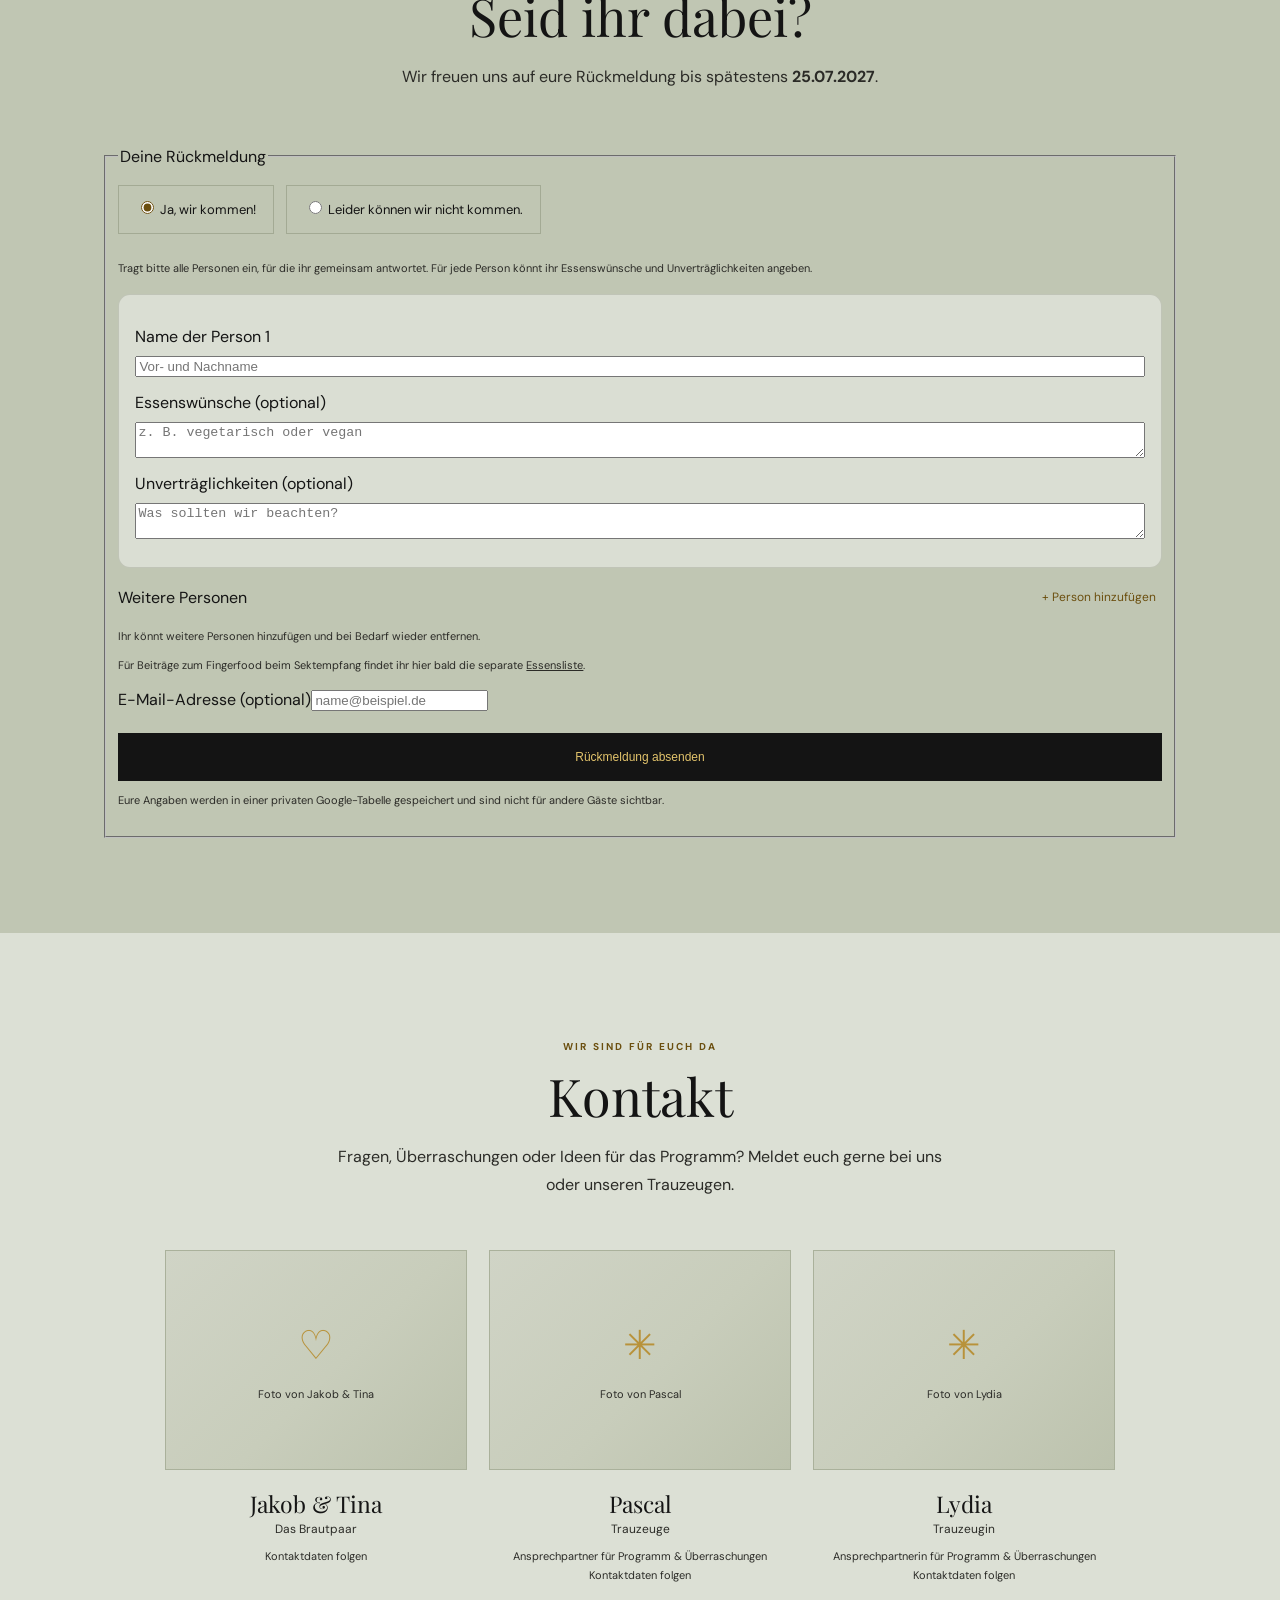
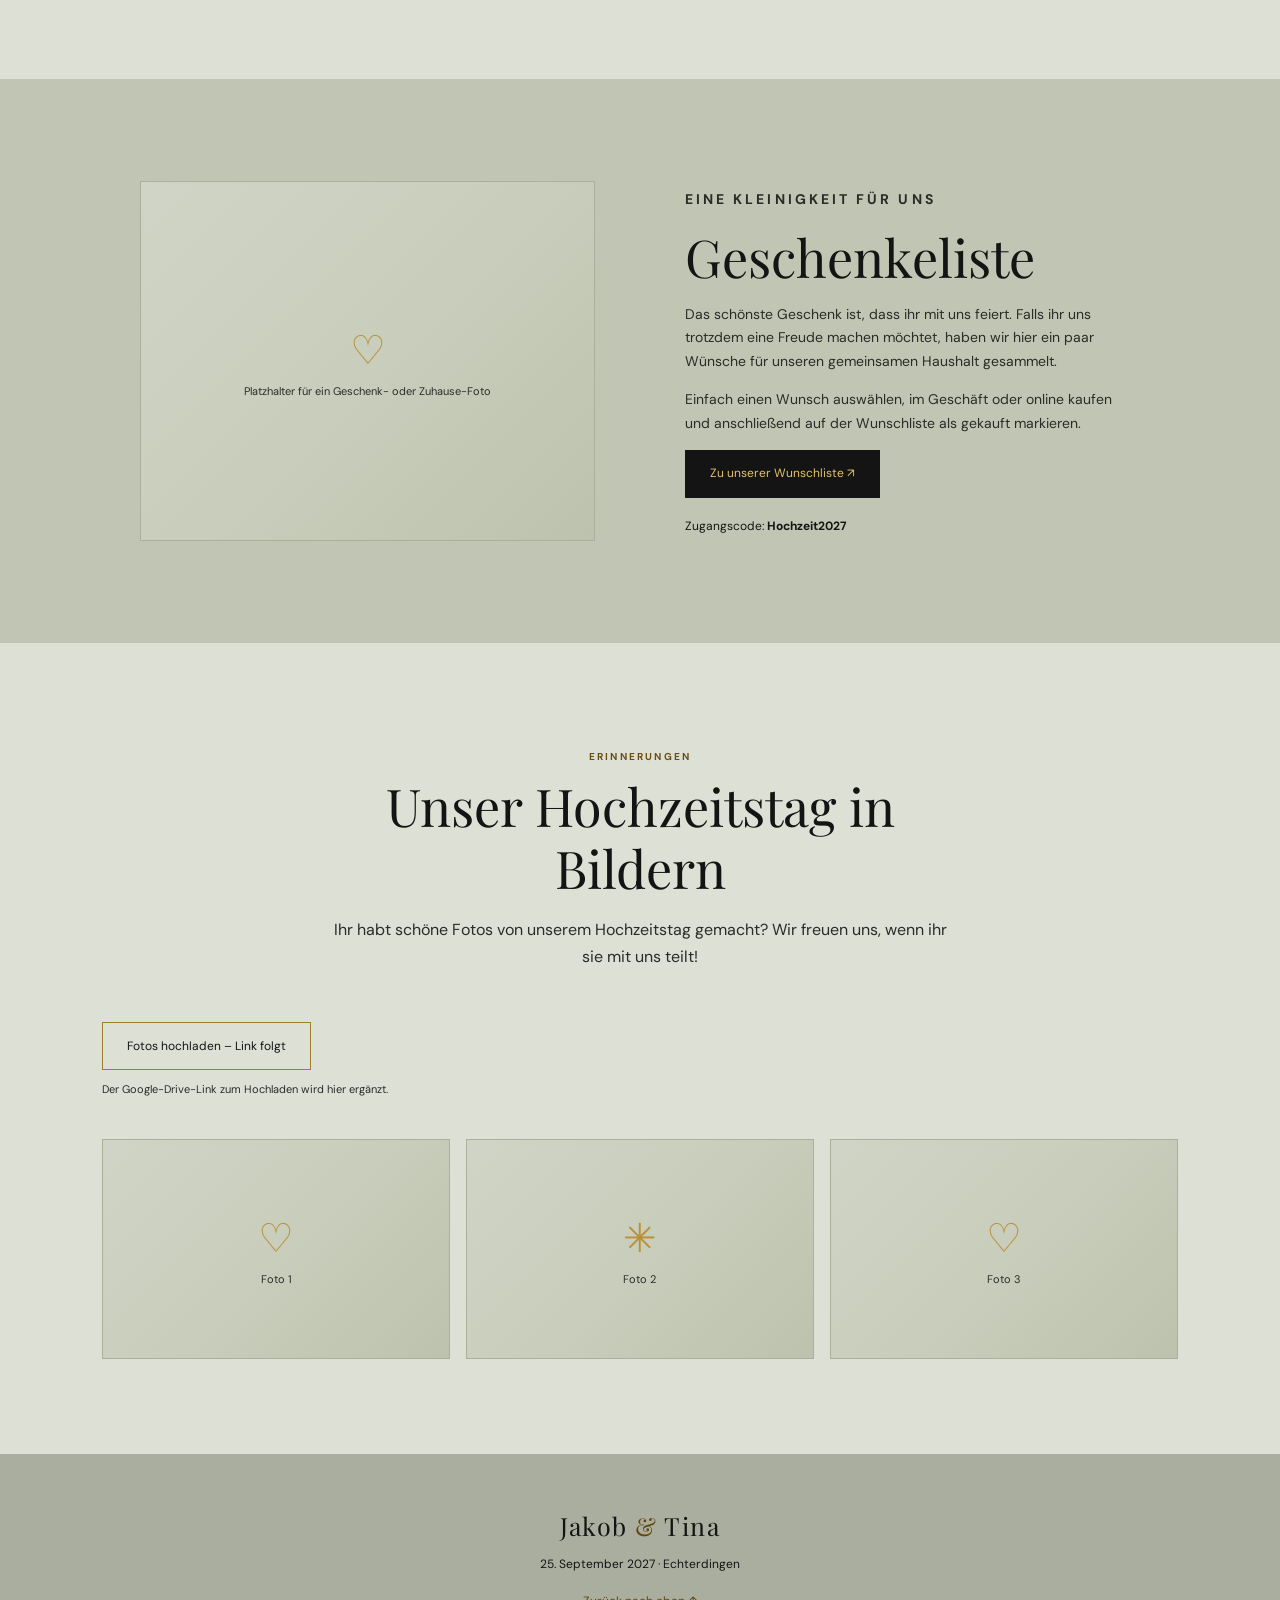
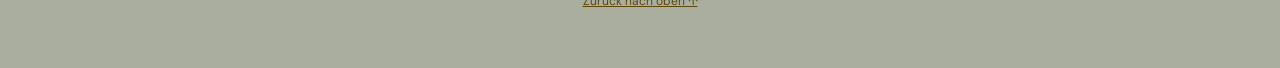
<file: jakob_tina_index_aktualisiert.html>
<!doctype html>
<html lang="de"><head>
<meta charset="utf-8"><meta name="viewport" content="width=device-width,initial-scale=1">
<meta name="theme-color" content="#f5f1e9"><meta name="description" content="Die Hochzeit von Jakob und Tina am 25. September 2027">
<title>Jakob & Tina – 25.09.2027</title>
<link rel="preconnect" href="https://fonts.googleapis.com"><link rel="preconnect" href="https://fonts.gstatic.com" crossorigin>
<link href="https://fonts.googleapis.com/css2?family=DM+Sans:wght@400;500;600;700&family=Playfair+Display:wght@400;500;600&display=swap" rel="stylesheet">
<link rel="stylesheet" href="style.css">
<style>
#rsvp .attendee-entry{border:1px solid rgba(95,105,82,.22);border-radius:12px;padding:1rem;margin:1rem 0;background:rgba(255,255,255,.42)}
#rsvp .attendee-entry label{display:block;margin:.75rem 0}
#rsvp .attendee-entry input,#rsvp .attendee-entry textarea{display:block;width:100%;box-sizing:border-box;margin-top:.35rem}
#rsvp .guest-heading{display:flex;align-items:center;justify-content:space-between;gap:1rem;margin:1rem 0}
#rsvp .guest-heading button{cursor:pointer}
#rsvp .hp-field{position:absolute;left:-10000px;width:1px;height:1px;overflow:hidden}
#rsvp button:disabled{opacity:.65;cursor:wait}
</style>
</head><body>
<header class="header"><a class="logo" href="#start">J <i>&</i> T</a><button class="menu" aria-label="Menü öffnen">☰</button>
<nav><a href="#ablauf">Ablauf</a><a href="#faq">FAQ</a><a href="#rueckmeldung">Rückmeldung</a><a href="#kontakt">Kontakt</a><a href="#geschenke">Geschenke</a><a href="#fotos">Fotos</a></nav></header>
<main>
<section class="hero section" id="start">
<div class="placeholder hero-image"><b>♡</b><span>Platzhalter für euer gemeinsames Foto</span><small>Hier später euer Lieblingsbild einsetzen</small></div>
<p class="eyebrow">WIR HEIRATEN</p><h1>Jakob <i>&</i> Tina</h1><p class="date">25. September 2027 · Echterdingen</p>
<p class="intro">Wir freuen uns riesig, diesen besonderen Tag mit euch zu feiern. Hier findet ihr alle Informationen rund um unsere Hochzeit.</p>
<a class="button dark" href="#ablauf">Zum Tagesablauf</a>
<div class="countdown-wrap"><p class="eyebrow">DER COUNTDOWN LÄUFT</p><div class="countdown">
<div><strong id="days">—</strong><small>Tage</small></div><div><strong id="hours">—</strong><small>Stunden</small></div><div><strong id="minutes">—</strong><small>Minuten</small></div><div><strong id="seconds">—</strong><small>Sekunden</small></div></div></div>
<p class="scroll">Schön, dass ihr da seid ↓</p></section>
<section class="section tint" id="ablauf"><div class="heading"><p class="eyebrow">DER 25. SEPTEMBER 2027</p><h2>Unser Hochzeitstag</h2><p>Ein Tag voller schöner Begegnungen, gemeinsamer Momente und guter Stimmung.</p></div>
<div class="timeline">
<article><time>14:00</time><div><h3>Kirchliche Trauung</h3><p>Wir sagen Ja – in der Kirche in Echterdingen.</p><a href="https://maps.app.goo.gl/VLvdL9RYa2nHUecA8" target="_blank" rel="noopener">Kirche auf Google Maps ↗</a></div></article>
<article><time>15:00</time><div><h3>Sektempfang & Hochzeitstorte</h3><p>Wir stoßen gemeinsam an und genießen die Hochzeitstorte. Für das Fingerfood-Buffet freuen wir uns über eure Beiträge.</p><a href="#faq">Infos zum Mithelfen ↓</a></div></article>
<article><time>17:00</time><div><h3>Gemeinsamer Aufbruch</h3><p>Wir laufen gemeinsam zur Hochzeitslocation.</p><a href="https://maps.app.goo.gl/jkcqsG2SmhdjmjxV8" target="_blank" rel="noopener">Weg zur Location auf Google Maps ↗</a></div></article>
<article><time>18:00</time><div><h3>Programmstart</h3><p>Wir feiern im großen Saal der Location, Bismarckstraße 3, Echterdingen.</p><a href="https://maps.app.goo.gl/jkcqsG2SmhdjmjxV8" target="_blank" rel="noopener">Location auf Google Maps ↗</a></div></article>
<article><time>24:00</time><div><h3>Mitternachtssnack</h3><p>Eine kleine Stärkung für alle Nachtschwärmer.</p></div></article></div>
<div class="note"><b>✳</b><p><strong>Ein kleiner Hinweis</strong><br>Wir gehen um 17:00 Uhr gemeinsam von der Kirche zur Feierlocation. Plant den gemeinsamen Fußweg bitte mit ein.</p></div></section>
<section class="section" id="faq"><div class="heading"><p class="eyebrow">GUT ZU WISSEN</p><h2>Häufige Fragen</h2><p>Hier haben wir die wichtigsten Infos für euch gesammelt.</p></div>
<div class="faqs">
<details><summary>Was ist der Dresscode?</summary><p>Kommt wie ihr wollt, aber schön. Wir möchten, dass ihr euch wohlfühlt!</p></details>
<details><summary>Was wünschen wir uns zur Hochzeit?</summary><p>Wir freuen uns vor allem, wenn ihr dabei seid! Wenn ihr eine Geschenkidee habt, freuen wir uns natürlich darüber. Falls nicht, findet ihr unter <a href="#geschenke">Geschenkeliste</a> ein paar Wünsche für unseren gemeinsamen Haushalt.</p></details>
<details><summary>Kann ich beim Sektempfang mithelfen?</summary><p>Sehr gerne! Für unser Fingerfood-Buffet nach der Kirche könnt ihr eure Beiträge hier eintragen:</p><a class="button outline placeholder-link" href="#">Link zur Fingerfood-Liste folgt</a><small>Der Google-Docs- oder Doodle-Link wird ergänzt, sobald er erstellt ist.</small></details>
<details><summary>Ich habe noch eine Frage. An wen kann ich mich wenden?</summary><p>Schaut gerne im <a href="#kontakt">Kontaktbereich</a> vorbei. Dort findet ihr unsere Kontaktdaten und die unserer Trauzeugen Pascal und Lydia.</p></details></div></section>
<section class="section tint" id="rueckmeldung"><div class="heading"><p class="eyebrow">BITTE BIS 25. JULI 2027</p><h2>Seid ihr dabei?</h2><p>Wir freuen uns auf eure Rückmeldung bis spätestens <strong>25.07.2027</strong>.</p></div>
<form id="rsvp"><fieldset><legend>Deine Rückmeldung</legend>
<div class="choices"><label><input type="radio" name="attendance" value="yes" checked> Ja, wir kommen!</label><label><input type="radio" name="attendance" value="no"> Leider können wir nicht kommen.</label></div>
<div id="yes-fields">
  <p class="hint">Tragt bitte alle Personen ein, für die ihr gemeinsam antwortet. Für jede Person könnt ihr Essenswünsche und Unverträglichkeiten angeben.</p>
  <div id="attendees">
    <article class="attendee-entry">
      <label>Name der Person 1<input class="attendee-name" type="text" required maxlength="100" placeholder="Vor- und Nachname"></label>
      <label>Essenswünsche (optional)<textarea class="attendee-food" rows="2" maxlength="500" placeholder="z. B. vegetarisch oder vegan"></textarea></label>
      <label>Unverträglichkeiten (optional)<textarea class="attendee-allergy" rows="2" maxlength="500" placeholder="Was sollten wir beachten?"></textarea></label>
    </article>
  </div>
  <div class="guest-heading"><span>Weitere Personen</span><button type="button" id="add-guest">+ Person hinzufügen</button></div>
  <p class="hint">Ihr könnt weitere Personen hinzufügen und bei Bedarf wieder entfernen.</p>
  <p class="hint">Für Beiträge zum Fingerfood beim Sektempfang findet ihr hier bald die separate <a class="placeholder-link" href="#">Essensliste</a>.</p>
</div>
<div id="no-fields" hidden><label for="message">Möchtet ihr uns noch etwas mitteilen? (freiwillig)</label><textarea id="message" rows="4" maxlength="1000" placeholder="Eine kurze Nachricht an Jakob und Tina …"></textarea></div>
<label for="email">E-Mail-Adresse (optional)</label><input id="email" type="email" maxlength="200" placeholder="name@beispiel.de">
<!-- Honeypot gegen einfache automatisierte Spam-Einträge -->
<div class="hp-field" aria-hidden="true"><label>Nicht ausfüllen<input type="text" id="website" tabindex="-1" autocomplete="off"></label></div>
<button class="button dark submit" type="submit">Rückmeldung absenden</button>
<p class="hint">Eure Angaben werden in einer privaten Google-Tabelle gespeichert und sind nicht für andere Gäste sichtbar.</p><p id="result" role="status" aria-live="polite"></p>
</fieldset></form></section>
<section class="section" id="kontakt"><div class="heading"><p class="eyebrow">WIR SIND FÜR EUCH DA</p><h2>Kontakt</h2><p>Fragen, Überraschungen oder Ideen für das Programm? Meldet euch gerne bei uns oder unseren Trauzeugen.</p></div>
<div class="contacts">
<article><div class="placeholder portrait"><b>♡</b><small>Foto von Jakob & Tina</small></div><h3>Jakob & Tina</h3><p>Das Brautpaar</p><small>Kontaktdaten folgen</small></article>
<article><div class="placeholder portrait"><b>✳</b><small>Foto von Pascal</small></div><h3>Pascal</h3><p>Trauzeuge</p><small>Ansprechpartner für Programm & Überraschungen<br>Kontaktdaten folgen</small></article>
<article><div class="placeholder portrait"><b>✳</b><small>Foto von Lydia</small></div><h3>Lydia</h3><p>Trauzeugin</p><small>Ansprechpartnerin für Programm & Überraschungen<br>Kontaktdaten folgen</small></article></div></section>
<section class="section tint" id="geschenke"><div class="gift">
<div class="placeholder gift-image"><b>♡</b><small>Platzhalter für ein Geschenk- oder Zuhause-Foto</small></div><div><p class="eyebrow">EINE KLEINIGKEIT FÜR UNS</p><h2>Geschenkeliste</h2><p>Das schönste Geschenk ist, dass ihr mit uns feiert. Falls ihr uns trotzdem eine Freude machen möchtet, haben wir hier ein paar Wünsche für unseren gemeinsamen Haushalt gesammelt.</p><p>Einfach einen Wunsch auswählen, im Geschäft oder online kaufen und anschließend auf der Wunschliste als gekauft markieren.</p><a class="button dark" href="https://www.nocake.de/user/jakob-gaenzle/jakob-und-tinas-wunschzettel" target="_blank" rel="noopener">Zu unserer Wunschliste ↗</a><p class="code">Zugangscode: <strong>Hochzeit2027</strong></p></div></div></section>
<section class="section" id="fotos"><div class="heading"><p class="eyebrow">ERINNERUNGEN</p><h2>Unser Hochzeitstag in Bildern</h2><p>Ihr habt schöne Fotos von unserem Hochzeitstag gemacht? Wir freuen uns, wenn ihr sie mit uns teilt!</p></div>
<a class="button outline placeholder-link" href="#">Fotos hochladen – Link folgt</a><p class="hint">Der Google-Drive-Link zum Hochladen wird hier ergänzt.</p>
<div class="gallery"><div class="placeholder"><b>♡</b><small>Foto 1</small></div><div class="placeholder"><b>✳</b><small>Foto 2</small></div><div class="placeholder"><b>♡</b><small>Foto 3</small></div></div></section>
</main><footer><div>Jakob <i>&</i> Tina</div><p>25. September 2027 · Echterdingen</p><a href="#start">Zurück nach oben ↑</a></footer>
<script>
(() => {
  // WICHTIG: Nach Veröffentlichung des Google-Apps-Script-Web-Apps hier die /exec-URL eintragen.
  const RSVP_ENDPOINT = "https://script.google.com/macros/s/AKfycbzREqIRuI1K_Am8slwagRmaWi0lkvOlmN1NTH05ZAen8o0Lh_mEeyLeLZAMtlk2cDSk/exec";

  const menuButton = document.querySelector(".menu");
  const nav = document.querySelector(".header nav");
  if (menuButton && nav) menuButton.addEventListener("click", () => nav.classList.toggle("open"));
  if (nav) nav.querySelectorAll("a").forEach(a => a.addEventListener("click", () => nav.classList.remove("open")));

  // Countdown bis zum Hochzeitstag (Ortszeit in Deutschland).
  function updateCountdown() {
    const target = new Date("2027-09-25T14:00:00+02:00").getTime();
    const distance = Math.max(0, target - Date.now());
    const units = {
      days: Math.floor(distance / 86400000),
      hours: Math.floor(distance % 86400000 / 3600000),
      minutes: Math.floor(distance % 3600000 / 60000),
      seconds: Math.floor(distance % 60000 / 1000)
    };
    Object.entries(units).forEach(([id, value]) => {
      const el = document.getElementById(id);
      if (el) el.textContent = String(value).padStart(2, "0");
    });
  }
  updateCountdown();
  setInterval(updateCountdown, 1000);

  const form = document.getElementById("rsvp");
  if (!form) return;
  const yesFields = document.getElementById("yes-fields");
  const noFields = document.getElementById("no-fields");
  const attendees = document.getElementById("attendees");
  const addButton = document.getElementById("add-guest");
  const result = document.getElementById("result");
  let attendeeCount = 1;

  function updateAttendanceFields() {
    const yes = form.querySelector('input[name="attendance"]:checked')?.value === "yes";
    yesFields.hidden = !yes;
    noFields.hidden = yes;
    attendees.querySelectorAll("input, textarea").forEach(el => el.required = yes && el.classList.contains("attendee-name"));
  }
  form.querySelectorAll('input[name="attendance"]').forEach(r => r.addEventListener("change", updateAttendanceFields));
  updateAttendanceFields();

  addButton.addEventListener("click", () => {
    attendeeCount += 1;
    const card = document.createElement("article");
    card.className = "attendee-entry";
    card.innerHTML = `
      <div class="guest-heading"><strong>Person ${attendeeCount}</strong>
        <button type="button" class="remove-guest" aria-label="Person entfernen">Entfernen</button></div>
      <label>Name der Person ${attendeeCount}<input class="attendee-name" type="text" required maxlength="100" placeholder="Vor- und Nachname"></label>
      <label>Essenswünsche (optional)<textarea class="attendee-food" rows="2" maxlength="500" placeholder="z. B. vegetarisch oder vegan"></textarea></label>
      <label>Unverträglichkeiten (optional)<textarea class="attendee-allergy" rows="2" maxlength="500" placeholder="Was sollten wir beachten?"></textarea></label>`;
    card.querySelector(".remove-guest").addEventListener("click", () => card.remove());
    attendees.appendChild(card);
    card.querySelector("input").focus();
  });

  form.addEventListener("submit", async event => {
    event.preventDefault();
    result.textContent = "";
    const attendance = form.querySelector('input[name="attendance"]:checked').value;
    const honeypot = document.getElementById("website").value;
    if (honeypot) return;

    if (RSVP_ENDPOINT.startsWith("HIER_")) {
      result.textContent = "Das Formular ist vorbereitet. Die Speicherung wird aktiv, sobald die Google-Apps-Script-Web-App-URL eingetragen wurde.";
      return;
    }

    const payload = {
      attendance,
      email: document.getElementById("email").value.trim(),
      message: document.getElementById("message").value.trim(),
      attendees: attendance === "yes" ? [...attendees.querySelectorAll(".attendee-entry")].map(entry => ({
        name: entry.querySelector(".attendee-name").value.trim(),
        food: entry.querySelector(".attendee-food").value.trim(),
        allergies: entry.querySelector(".attendee-allergy").value.trim()
      })).filter(person => person.name) : [],
      submittedAt: new Date().toISOString(),
      website: honeypot
    };

    if (attendance === "yes" && payload.attendees.length === 0) {
      result.textContent = "Bitte tragt mindestens eine Person mit Namen ein.";
      return;
    }

    const submitButton = form.querySelector('button[type="submit"]');
    submitButton.disabled = true;
    submitButton.textContent = "Wird gesendet …";
    try {
      // text/plain + no-cors vermeidet eine CORS-Vorabfrage bei Google Apps Script.
      // Die Antwort ist im Browser nicht lesbar; der Eintrag wird in Google Sheets geprüft.
      await fetch(RSVP_ENDPOINT, {
        method: "POST",
        mode: "no-cors",
        headers: { "Content-Type": "text/plain;charset=utf-8" },
        body: JSON.stringify(payload)
      });
      result.textContent = "Vielen Dank! Eure Rückmeldung wurde abgeschickt. Bei Fragen meldet euch gerne direkt bei Jakob und Tina.";
      form.reset();
      attendees.innerHTML = "";
      attendeeCount = 0;
      addButton.click();
      updateAttendanceFields();
    } catch (error) {
      result.textContent = "Das Senden hat leider nicht funktioniert. Bitte versucht es später erneut oder meldet euch direkt bei Jakob und Tina.";
    } finally {
      submitButton.disabled = false;
      submitButton.textContent = "Rückmeldung absenden";
    }
  });
})();
</script></body></html>
</file>
<file: style.css>
*{box-sizing:border-box}html{scroll-behavior:smooth;scroll-padding-top:80px} body{margin:0;background:#dce0d5;color:#141414;font-family:"DM Sans",sans-serif;line-height:1.7}a{color:inherit} .header{height:76px;padding:0 clamp(20px,6vw,88px);display:flex;align-items:center;justify-content:space-between;background:#dce0d5ed;position:sticky;top:0;z-index:5;border-bottom:1px solid #a9b09a;backdrop-filter:blur(10px)} .logo,footer div{font:25px "Playfair Display",serif;text-decoration:none;letter-spacing:.06em} .logo i, h1 i{color:#8f6f1d;font-style:normal}footer i{color:#5f4709;font-style:normal}nav{display:flex;gap:clamp(12px,2vw,27px)}nav a{text-decoration:none;font-size:12px;color:#141414} .menu{display:none;border:0;background:none;font-size:24px;color:#141414} .section{padding:95px clamp(22px,8vw,130px)} .hero{min-height:calc(100vh - 76px);display:flex;flex-direction:column;align-items:center;text-align:center;justify-content:center;padding-top:45px} .placeholder{background:linear-gradient(135deg,#d0d4c6,#c8cdbb 55%,#bcc2ad);border:1px solid #aab19b;display:flex;flex-direction:column;align-items:center;justify-content:center;text-align:center;color:#2b2b27;gap:8px;padding:20px} .placeholder b{font:40px "Playfair Display",serif;color:#b8923a} .placeholder small{font-size:11px;color:#2b2b27} .hero-image{width:min(680px,100%);height:clamp(210px,35vw,390px);margin-bottom:40px} .eyebrow{font-size:10px;letter-spacing:.22em;font-weight:700;color:#6b4f0f}.hero h1{font:400 clamp(48px,8vw,88px)/1.12 "Playfair Display",serif;margin:5px 0} .date{letter-spacing:.12em;font-size:13px;color:#2b2b27}.intro{max-width:500px;color:#2b2b27;margin:18px auto 25px}.button{display:inline-flex;align-items:center;justify-content:center;min-height:48px;padding:12px 24px;text-decoration:none;border:1px solid #a07d2a;font-size:12px;cursor:pointer} .dark{background:#141414;color:#e2c36b;border-color:#141414}.outline{color:#141414;background:transparent} .countdown-wrap{margin-top:48px}.countdown{display:flex;gap:clamp(16px,4vw,48px);justify-content:center} .countdown div{display:flex;flex-direction:column;min-width:55px}.countdown strong{font:400 clamp(26px,4vw,38px) "Playfair Display",serif} .countdown small{font-size:10px;letter-spacing:.12em;color:#2b2b27;text-transform:uppercase}.scroll{margin-top:38px;font-size:11px;color:#2b2b27}.tint{background:#c0c6b3} .heading{text-align:center;max-width:620px;margin:0 auto 52px} .heading h2,.gift h2{font:400 clamp(36px,5vw,52px)/1.2 "Playfair Display",serif;margin:8px 0 14px} .heading>p:last-child,.gift p{color:#2b2b27}.timeline{max-width:760px;margin:auto} .timeline article{display:grid;grid-template-columns:90px 1fr;gap:45px;padding:0 0 36px;position:relative} .timeline article:before{content:"";position:absolute;left:106px;top:8px;width:11px;height:11px;border-radius:50%;background:#b8923a;border:3px solid #c0c6b3} .timeline time{text-align:right;font:22px "Playfair Display",serif;color:#6b4f0f} .timeline h3,.contacts h3{font:400 23px "Playfair Display",serif;margin:0 0 5px} .timeline p{margin:0 0 7px;color:#2b2b27} .timeline a,.faqs a:not(.button){font-size:12px;color:#6b4f0f;text-underline-offset:4px} .note{max-width:760px;margin:20px auto 0;padding:20px 24px;background:#e9ebe4;display:flex;gap:18px;align-items:center} .note b{font-size:25px;color:#6b4f0f}.note p{margin:0;color:#2b2b27;font-size:13px}.faqs{max-width:780px;margin:auto;border-top:1px solid #a3aa94} .faqs details{border-bottom:1px solid #a3aa94;padding:21px 3px}.faqs summary{cursor:pointer;list-style:none;font:21px "Playfair Display",serif} .faqs summary:after{content:"+";float:right;color:#6b4f0f} .faqs details[open] summary:after{content:"−"} .faqs details p{color:#2b2b27} .faqs small, .hint{display:block;font-size:11px;color:#2b2b27;margin-top:10px} .rsvp-form{max-width:680px;margin:auto} .rsvp-form fieldset{border:1px solid #a3aa94;padding:clamp(20px,4vw,38px);background:#e9ebe4} .rsvp-form legend{float:left;width:100%;padding:0;margin:0 0 22px;font:24px "Playfair Display",serif}.rsvp-form legend+*{clear:both} .choices{display:flex;flex-wrap:wrap;gap:12px;margin:10px 0 25px} .choices label{border:1px solid #a3aa94;padding:12px 17px;font-size:13px;cursor:pointer} .choices input{accent-color:#6b4f0f}.rsvp-form label{display:block;font-size:12px;font-weight:700;margin:17px 0 7px} .rsvp-form input[type=text], .rsvp-form input[type=email], .rsvp-form textarea{width:100%;padding:13px;border:1px solid #a3aa94;background:#f3f5ee;font:13px "DM Sans",sans-serif;color:#141414} .rsvp-form textarea{resize:vertical}.guest-heading{display:flex;align-items:center;justify-content:space-between} .guest-heading button{border:0;background:none;color:#6b4f0f;font:12px "DM Sans",sans-serif;cursor:pointer} .guest-row{display:flex;gap:8px;margin:8px 0}.guest-row input{flex:1} .guest-row button{border:1px solid #a3aa94;background:transparent;padding:0 10px;color:#6b4f0f} .submit{width:100%;margin-top:20px} .contacts{max-width:950px;margin:auto;display:grid;grid-template-columns:repeat(3,1fr);gap:22px} .contacts article{text-align:center}.portrait{height:220px;margin-bottom:18px} .contacts h3{margin:0}.contacts p{margin:0;color:#2b2b27;font-size:12px} .contacts small{display:block;color:#2b2b27;font-size:11px;margin-top:8px} .gift{max-width:1000px;margin:auto;display:grid;grid-template-columns:1fr 1fr;gap:clamp(30px,7vw,90px);align-items:center} .gift-image{min-height:360px}.gift p{font-size:14px} .gift .code{font-size:12px;color:#141414;margin-top:18px}.gallery{display:grid;grid-template-columns:repeat(3,1fr);gap:16px;margin-top:40px}.gallery  .placeholder{height:220px}footer{text-align:center;padding:55px 20px;background:#a9ae9e;color:#141414}footer p,footer a{font-size:12px}footer a{color:#5f4709}@media(max-width:760px){.header{height:65px}.menu{display:block}nav{display:none;position:absolute;top:64px;left:0;right:0;background:#dce0d5;padding:18px 24px 24px;flex-direction:column;border-bottom:1px solid #a9b09a}nav.open{display:flex}nav a{font-size:13px}.section{padding:72px 22px}.hero{min-height:auto}.timeline article{grid-template-columns:60px 1fr;gap:32px}.timeline article:before{left:71px}.timeline time{font-size:18px}.timeline h3{font-size:20px}.contacts{grid-template-columns:1fr;max-width:380px;gap:35px}.portrait{height:250px}.gift{grid-template-columns:1fr}.gift-image{min-height:250px}.gallery{gap:8px}.gallery .placeholder{height:120px}.countdown{gap:15px}.countdown strong{font-size:27px}.countdown small{font-size:8px}.choices{flex-direction:column}}
</file>
